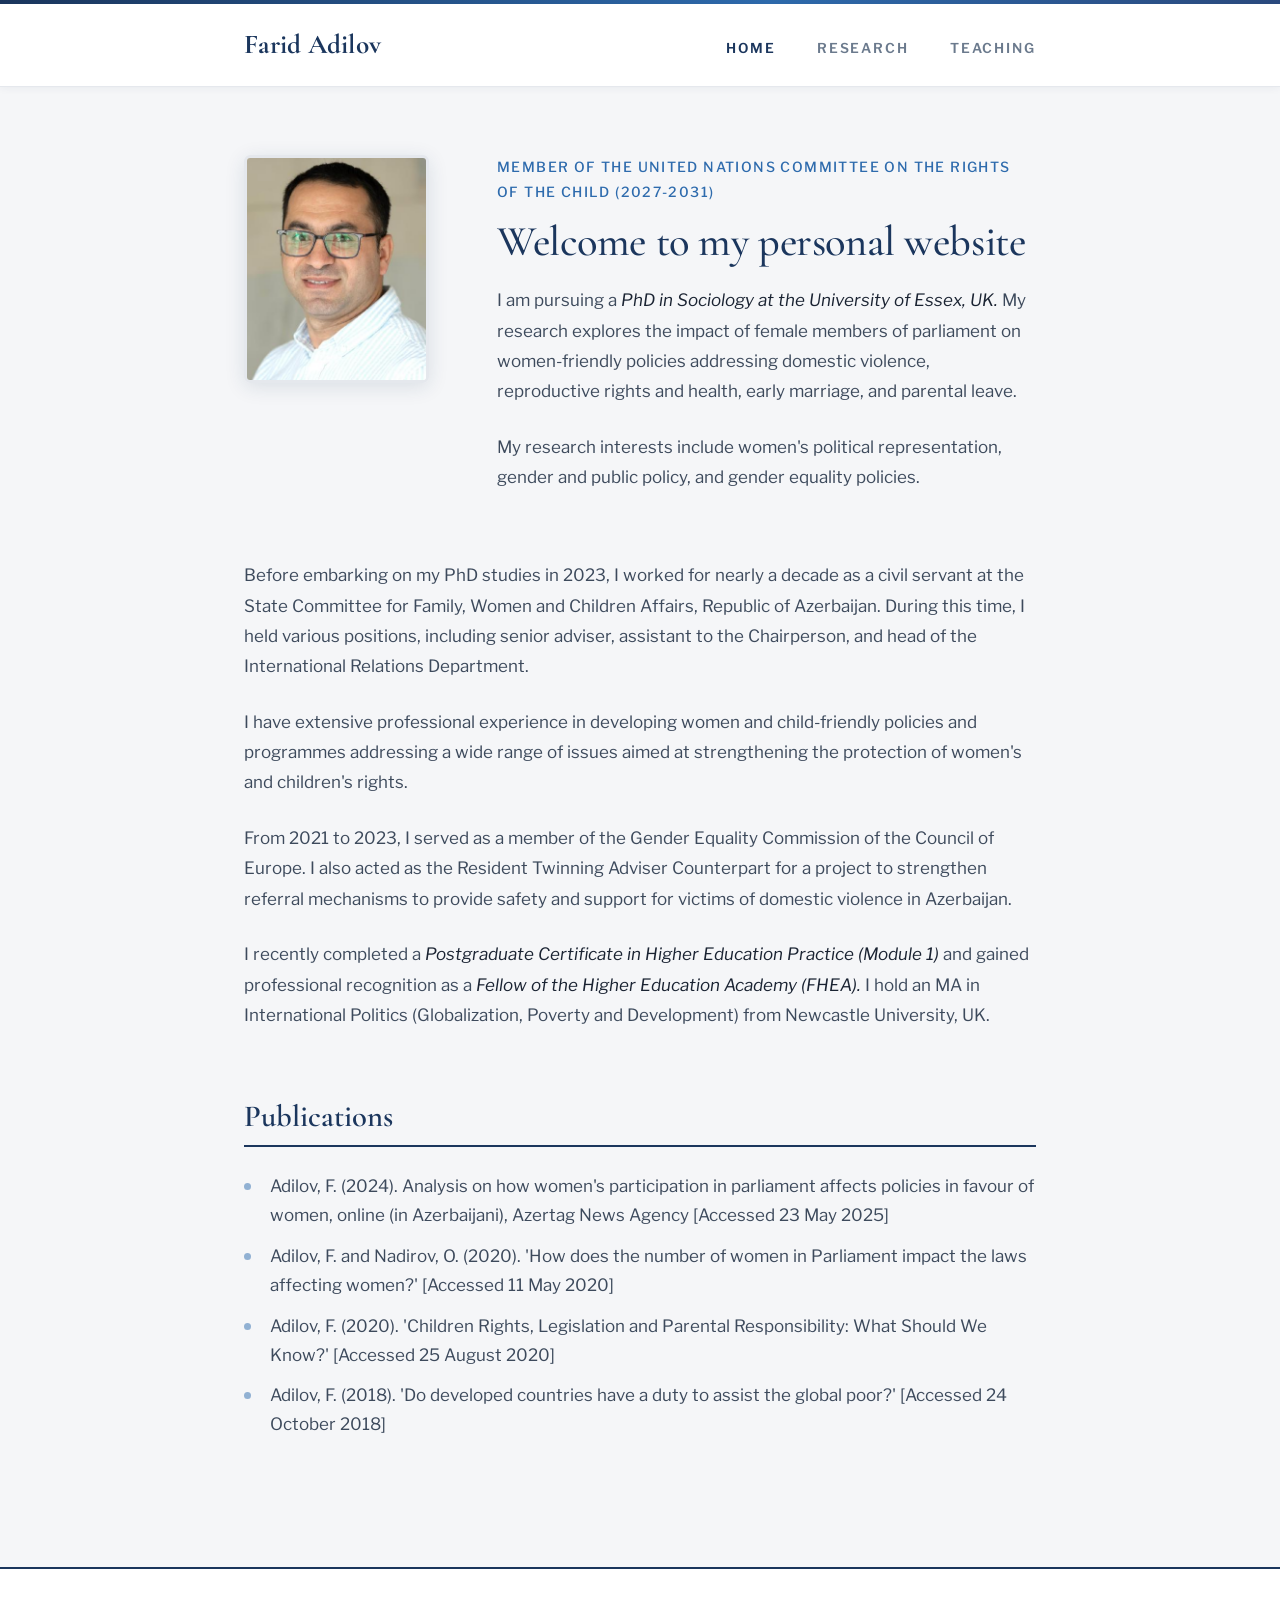
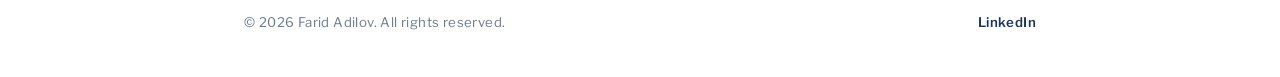
<file: index.html>
<!DOCTYPE html>
<html lang="en">
<head>
  <meta charset="UTF-8">
  <meta name="viewport" content="width=device-width, initial-scale=1.0">
  <title>Farid Adilov</title>
  <meta name="google-site-verification" content="5kMbl7w075hDK1-kVu2cb_CP42JcpNNFY-P4nkt_BXg" />
  <link rel="preconnect" href="https://fonts.googleapis.com">
  <link rel="preconnect" href="https://fonts.gstatic.com" crossorigin>
  <link href="https://fonts.googleapis.com/css2?family=Cormorant+Garamond:ital,wght@0,400;0,500;0,600;0,700;1,400;1,500&family=Libre+Franklin:wght@300;400;500;600&display=swap" rel="stylesheet">
  <link rel="stylesheet" href="style.css">
  <style>
    .intro-section {
      display: flex;
      gap: var(--space-xl);
      align-items: flex-start;
      margin-bottom: var(--space-lg);
    }
    .profile-photo {
      width: 185px;
      min-width: 185px;
      height: 228px;
      object-fit: cover;
      border-radius: 6px;
      box-shadow: 0 4px 20px rgba(27, 54, 93, 0.12);
      border: 3px solid var(--color-border-light);
    }
    .intro-text h1 {
      margin-bottom: var(--space-sm);
    }
    .intro-subtitle {
      font-family: var(--font-body);
      font-size: 0.82rem;
      font-weight: 500;
      text-transform: uppercase;
      letter-spacing: 0.1em;
      color: var(--color-blue);
      margin-bottom: 0.6rem;
    }
    @media (max-width: 768px) {
      .intro-section {
        flex-direction: column;
        align-items: center;
        text-align: center;
        gap: var(--space-md);
      }
      .profile-photo {
        width: 155px;
        min-width: 155px;
        height: 190px;
      }
    }
  </style>
</head>
<body>

<div class="top-rule" aria-hidden="true"></div>

<header class="site-header">
  <div class="header-inner">
    <a class="site-name" href="index.html">Farid Adilov</a>
    <button class="menu-toggle" aria-label="Toggle navigation" onclick="this.classList.toggle('active'); document.querySelector('.site-nav').classList.toggle('open');">
      <span></span><span></span><span></span>
    </button>
    <nav class="site-nav">
      <a href="index.html">Home</a>
      <a href="research.html">Research</a>
      <a href="teaching.html">Teaching</a>
    </nav>
  </div>
</header>

<main class="site-main">

  <div class="intro-section">
    <img class="profile-photo" src="picture_Farid_Adilov.png" alt="Farid Adilov">
    <div class="intro-text">
      <div class="intro-subtitle">Member of the United Nations Committee on the Rights of the Child (2027-2031)</div>
      <h1>Welcome to my personal website</h1>
      <p>I am pursuing a <em>PhD in Sociology at the University of Essex, UK.</em> My research explores the impact of female members of parliament on women-friendly policies addressing domestic violence, reproductive rights and health, early marriage, and parental leave.</p>
      <p>My research interests include women's political representation, gender and public policy, and gender equality policies.</p>
    </div>
  </div>

  <p>Before embarking on my PhD studies in 2023, I worked for nearly a decade as a civil servant at the State Committee for Family, Women and Children Affairs, Republic of Azerbaijan. During this time, I held various positions, including senior adviser, assistant to the Chairperson, and head of the International Relations Department.</p>

  <p>I have extensive professional experience in developing women and child-friendly policies and programmes addressing a wide range of issues aimed at strengthening the protection of women's and children's rights.</p>

  <p>From 2021 to 2023, I served as a member of the Gender Equality Commission of the Council of Europe. I also acted as the Resident Twinning Adviser Counterpart for a project to strengthen referral mechanisms to provide safety and support for victims of domestic violence in Azerbaijan.</p>

  <p>I recently completed a <em>Postgraduate Certificate in Higher Education Practice (Module 1)</em> and gained professional recognition as a <em>Fellow of the Higher Education Academy (FHEA).</em> I hold an MA in International Politics (Globalization, Poverty and Development) from Newcastle University, UK.</p>

  <h2>Publications</h2>

  <ul>
    <li>Adilov, F. (2024). Analysis on how women's participation in parliament affects policies in favour of women, online (in Azerbaijani), Azertag News Agency [Accessed 23 May 2025]</li>
    <li>Adilov, F. and Nadirov, O. (2020). 'How does the number of women in Parliament impact the laws affecting women?' [Accessed 11 May 2020]</li>
    <li>Adilov, F. (2020). 'Children Rights, Legislation and Parental Responsibility: What Should We Know?' [Accessed 25 August 2020]</li>
    <li>Adilov, F. (2018). 'Do developed countries have a duty to assist the global poor?' [Accessed 24 October 2018]</li>
  </ul>

</main>

<footer class="site-footer">
  <div class="footer-inner">
    <span>&copy; <span id="year"></span> Farid Adilov. All rights reserved.</span>
    <div class="footer-links">
      <a href="https://www.linkedin.com/in/faridadilov/" target="_blank" rel="noopener">LinkedIn</a>
    </div>
  </div>
</footer>

<script src="main.js"></script>
</body>
</html>
</file>
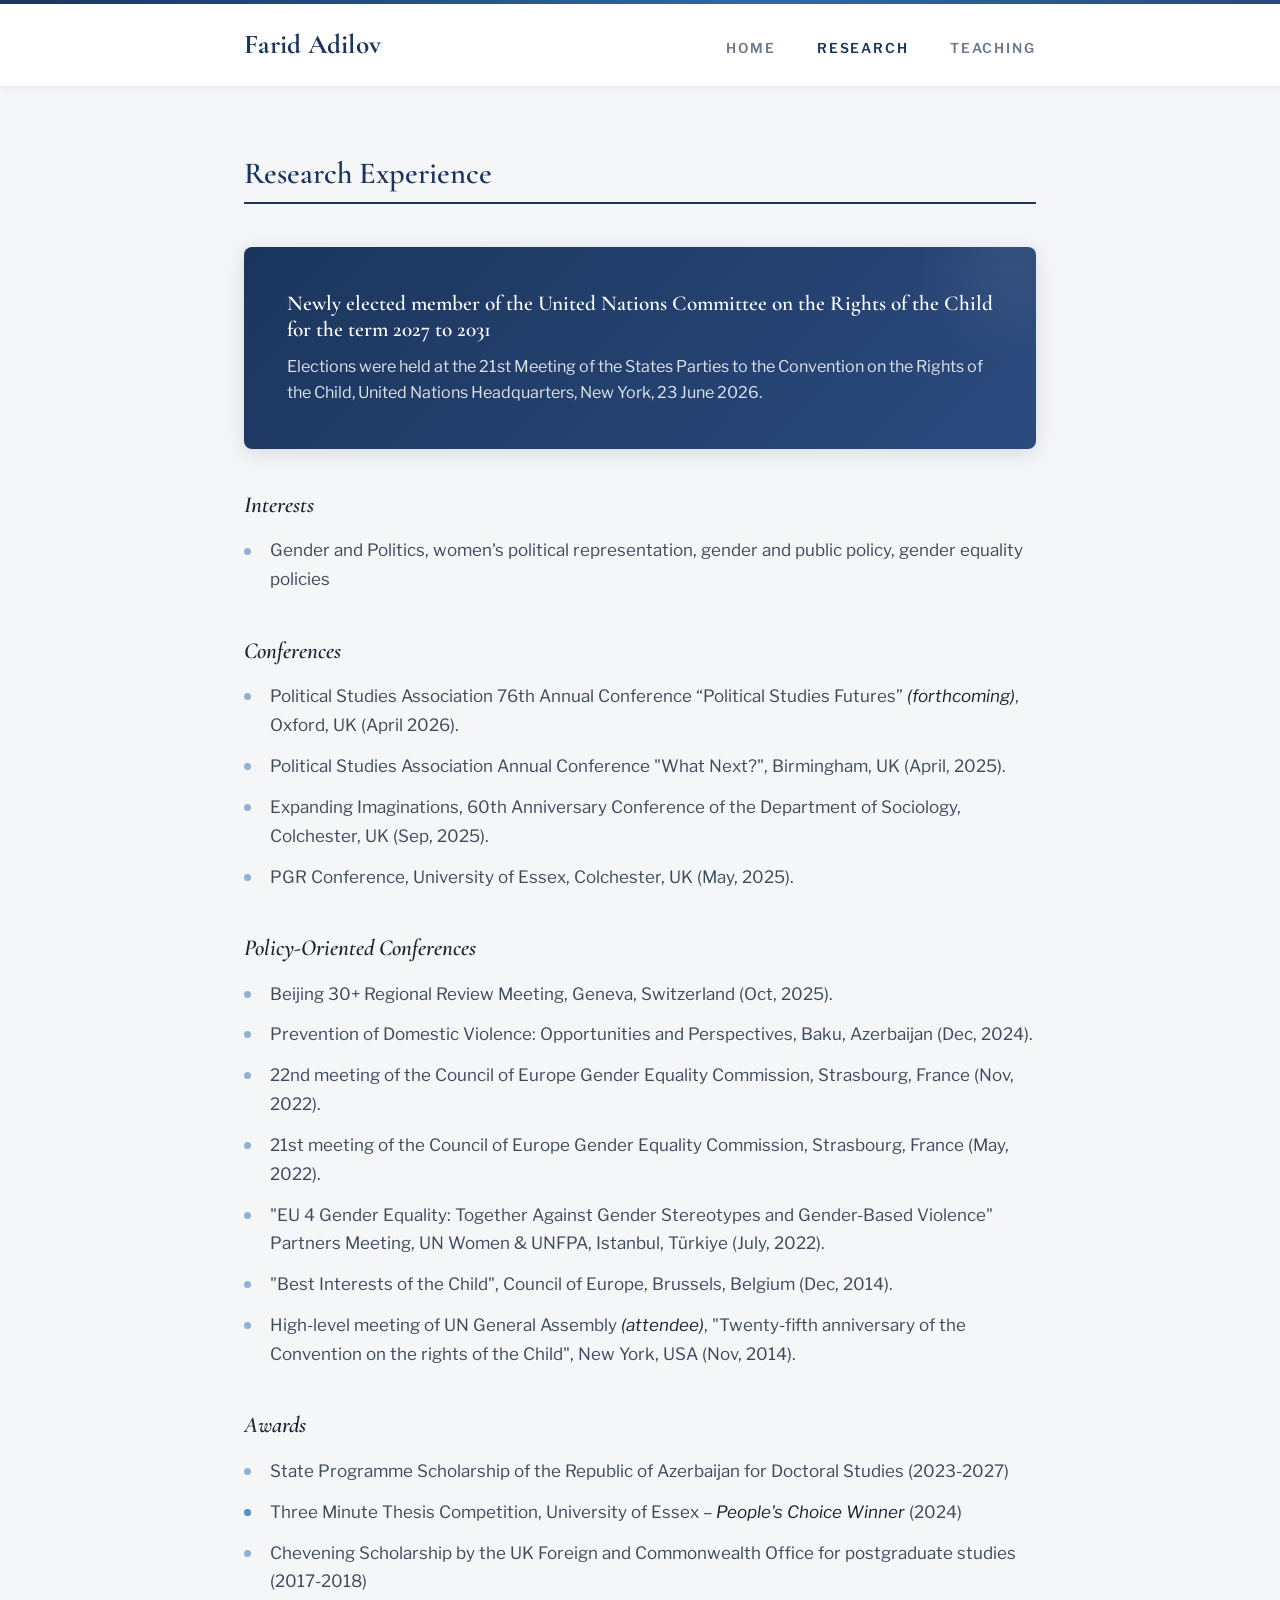
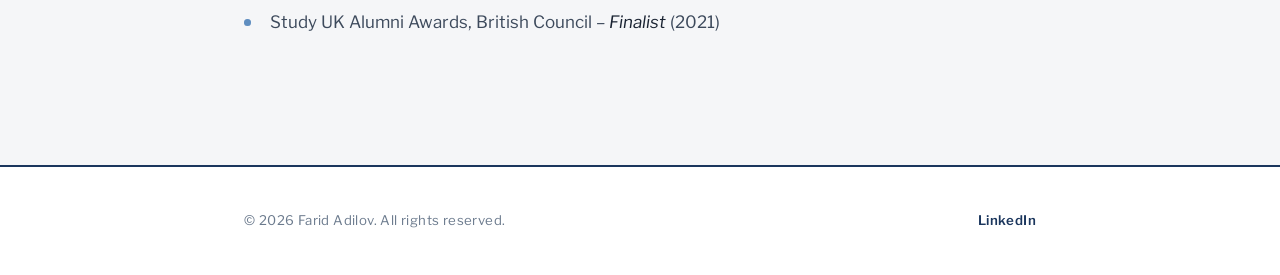
<file: research.html>
<!DOCTYPE html>
<html lang="en">
<head>
  <meta charset="UTF-8">
  <meta name="viewport" content="width=device-width, initial-scale=1.0">
  <title>Research – Farid Adilov</title>
  <meta name="google-site-verification" content="5kMbl7w075hDK1-kVu2cb_CP42JcpNNFY-P4nkt_BXg" />
  <link rel="preconnect" href="https://fonts.googleapis.com">
  <link rel="preconnect" href="https://fonts.gstatic.com" crossorigin>
  <link href="https://fonts.googleapis.com/css2?family=Cormorant+Garamond:ital,wght@0,400;0,500;0,600;0,700;1,400;1,500&family=Libre+Franklin:wght@300;400;500;600&display=swap" rel="stylesheet">
  <link rel="stylesheet" href="style.css">
</head>
<body>

<div class="top-rule" aria-hidden="true"></div>

<header class="site-header">
  <div class="header-inner">
    <a class="site-name" href="index.html">Farid Adilov</a>
    <button class="menu-toggle" aria-label="Toggle navigation" onclick="this.classList.toggle('active'); document.querySelector('.site-nav').classList.toggle('open');">
      <span></span><span></span><span></span>
    </button>
    <nav class="site-nav">
      <a href="index.html">Home</a>
      <a href="research.html">Research</a>
      <a href="teaching.html">Teaching</a>
    </nav>
  </div>
</header>

<main class="site-main">

  <h2>Research Experience</h2>

  <!-- Featured upcoming participation -->
  <div class="highlight-card">
    <h3>Newly elected member of the United Nations Committee on the Rights of the Child for the term 2027 to 2031</h3>
    <p>Elections were held at the 21st Meeting of the States Parties to the Convention on the Rights of the Child, United Nations Headquarters, New York, 23 June 2026.</p>
  </div>

  <h3><em>Interests</em></h3>
  <ul>
    <li>Gender and Politics, women's political representation, gender and public policy, gender equality policies</li>
  </ul>

  <h3><em>Conferences</em></h3>
  <ul>
    <li>Political Studies Association 76th Annual Conference “Political Studies Futures” <em>(forthcoming)</em>, Oxford, UK (April 2026).</li>
    <li>Political Studies Association Annual Conference "What Next?", Birmingham, UK (April, 2025).</li>
    <li>Expanding Imaginations, 60th Anniversary Conference of the Department of Sociology, Colchester, UK (Sep, 2025).</li>
    <li>PGR Conference, University of Essex, Colchester, UK (May, 2025).</li>
  </ul>

  <h3><em>Policy-Oriented Conferences</em></h3>
  <ul>
    <li>Beijing 30+ Regional Review Meeting, Geneva, Switzerland (Oct, 2025).</li>
    <li>Prevention of Domestic Violence: Opportunities and Perspectives, Baku, Azerbaijan (Dec, 2024).</li>
    <li>22nd meeting of the Council of Europe Gender Equality Commission, Strasbourg, France (Nov, 2022).</li>
    <li>21st meeting of the Council of Europe Gender Equality Commission, Strasbourg, France (May, 2022).</li>
    <li>"EU 4 Gender Equality: Together Against Gender Stereotypes and Gender-Based Violence" Partners Meeting, UN Women &amp; UNFPA, Istanbul, Türkiye (July, 2022).</li>
    <li>"Best Interests of the Child", Council of Europe, Brussels, Belgium (Dec, 2014).</li>
    <li>High-level meeting of UN General Assembly <em>(attendee)</em>, "Twenty-fifth anniversary of the Convention on the rights of the Child", New York, USA (Nov, 2014).</li>
  </ul>

  <h3><em>Awards</em></h3>
  <ul>
    <li>State Programme Scholarship of the Republic of Azerbaijan for Doctoral Studies (2023-2027) <li>
    <li>Three Minute Thesis Competition, University of Essex – <em>People's Choice Winner</em> (2024)</li>
    <li>Chevening Scholarship by the UK Foreign and Commonwealth Office for postgraduate studies (2017-2018)<li>
    <li>Study UK Alumni Awards, British Council – <em>Finalist</em> (2021)</li>
  </ul>

</main>

<footer class="site-footer">
  <div class="footer-inner">
    <span>&copy; <span id="year"></span> Farid Adilov. All rights reserved.</span>
    <div class="footer-links">
      <a href="https://www.linkedin.com/in/faridadilov/" target="_blank" rel="noopener">LinkedIn</a>
    </div>
  </div>
</footer>

<script src="main.js"></script>
</body>
</html>
</file>
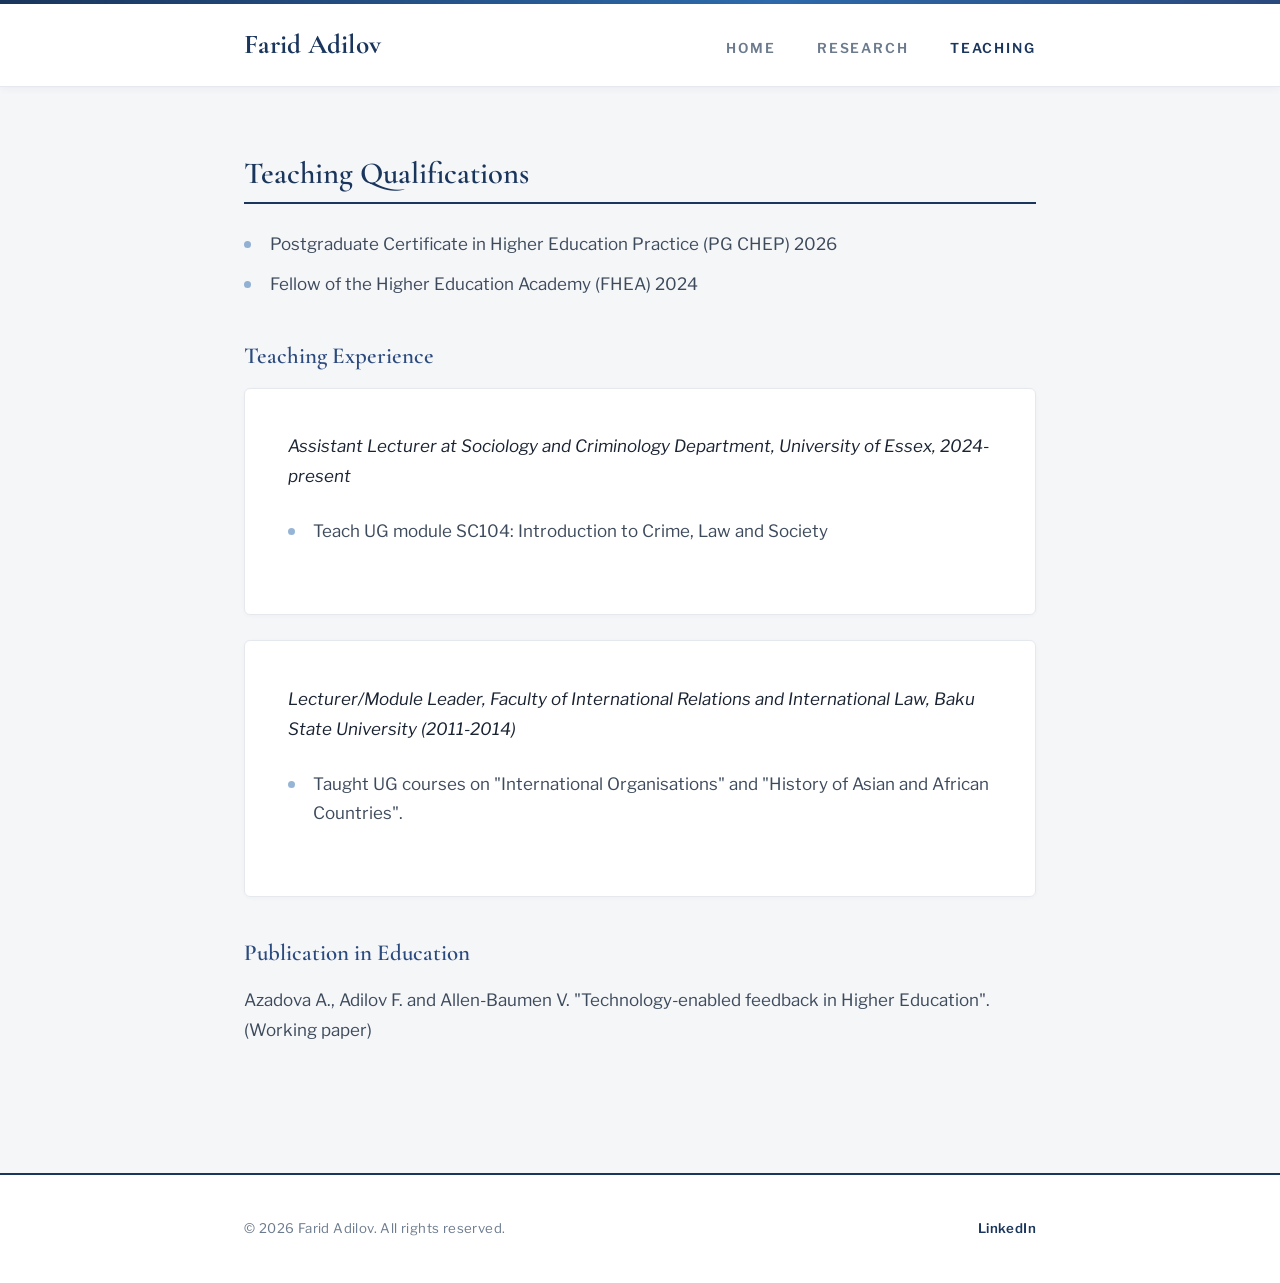
<file: teaching.html>
<!DOCTYPE html>
<html lang="en">
<head>
  <meta charset="UTF-8">
  <meta name="viewport" content="width=device-width, initial-scale=1.0">
  <title>Teaching – Farid Adilov</title>
  <meta name="google-site-verification" content="5kMbl7w075hDK1-kVu2cb_CP42JcpNNFY-P4nkt_BXg" />
  <link rel="preconnect" href="https://fonts.googleapis.com">
  <link rel="preconnect" href="https://fonts.gstatic.com" crossorigin>
  <link href="https://fonts.googleapis.com/css2?family=Cormorant+Garamond:ital,wght@0,400;0,500;0,600;0,700;1,400;1,500&family=Libre+Franklin:wght@300;400;500;600&display=swap" rel="stylesheet">
  <link rel="stylesheet" href="style.css">
</head>
<body>

<div class="top-rule" aria-hidden="true"></div>

<header class="site-header">
  <div class="header-inner">
    <a class="site-name" href="index.html">Farid Adilov</a>
    <button class="menu-toggle" aria-label="Toggle navigation" onclick="this.classList.toggle('active'); document.querySelector('.site-nav').classList.toggle('open');">
      <span></span><span></span><span></span>
    </button>
    <nav class="site-nav">
      <a href="index.html">Home</a>
      <a href="research.html">Research</a>
      <a href="teaching.html">Teaching</a>
    </nav>
  </div>
</header>

<main class="site-main">

  <h2>Teaching Qualifications</h2>

  <ul>
    <li>Postgraduate Certificate in Higher Education Practice (PG CHEP) 2026</li>
    <li>Fellow of the Higher Education Academy (FHEA) 2024</li>
  </ul>

  <h3>Teaching Experience</h3>

  <div class="section-card">
    <p><em>Assistant Lecturer at Sociology and Criminology Department, University of Essex, 2024-present</em></p>
    <ul>
      <li>Teach UG module SC104: Introduction to Crime, Law and Society</li>
    </ul>
  </div>

  <div class="section-card">
    <p><em>Lecturer/Module Leader, Faculty of International Relations and International Law, Baku State University (2011-2014)</em></p>
    <ul>
      <li>Taught UG courses on "International Organisations" and "History of Asian and African Countries".</li>
    </ul>
  </div>

  <h3>Publication in Education</h3>

  <p>Azadova A., Adilov F. and Allen-Baumen V. "Technology-enabled feedback in Higher Education". (Working paper)</p>

</main>

<footer class="site-footer">
  <div class="footer-inner">
    <span>&copy; <span id="year"></span> Farid Adilov. All rights reserved.</span>
    <div class="footer-links">
      <a href="https://www.linkedin.com/in/faridadilov/" target="_blank" rel="noopener">LinkedIn</a>
    </div>
  </div>
</footer>

<script src="main.js"></script>
</body>
</html>
</file>
<file: style.css>
:root {
  --color-bg: #F5F6F8;
  --color-surface: #FFFFFF;
  --color-ink: #1A2332;
  --color-ink-soft: #3D4A5C;
  --color-ink-muted: #6B7A8D;
  --color-navy: #1B365D;
  --color-navy-light: #2B4A7E;
  --color-blue: #2E6BAD;
  --color-blue-pale: #E8EFF7;
  --color-warm: #8C6A3F;
  --color-border: #D4D9E1;
  --color-border-light: #E5E8ED;
  --font-display: 'Cormorant Garamond', Georgia, serif;
  --font-body: 'Libre Franklin', 'Helvetica Neue', sans-serif;
  --max-width: 860px;
  --space-xs: 0.5rem;
  --space-sm: 1rem;
  --space-md: 1.5rem;
  --space-lg: 2.5rem;
  --space-xl: 4rem;
  --space-2xl: 6rem;
}


*, *::before, *::after {
  margin: 0;
  padding: 0;
  box-sizing: border-box;
}

html {
  font-size: 17px;
  scroll-behavior: smooth;
  -webkit-font-smoothing: antialiased;
  -moz-osx-font-smoothing: grayscale;
}

body {
  font-family: var(--font-body);
  font-weight: 400;
  color: var(--color-ink);
  background-color: var(--color-bg);
  line-height: 1.78;
  min-height: 100vh;
  display: flex;
  flex-direction: column;
}


.top-rule {
  width: 100%;
  height: 4px;
  background: linear-gradient(90deg, var(--color-navy) 0%, var(--color-blue) 60%, var(--color-navy-light) 100%);
}


.site-header {
  position: sticky;
  top: 0;
  z-index: 100;
  background: var(--color-surface);
  border-bottom: 1px solid var(--color-border-light);
  box-shadow: 0 1px 8px rgba(27, 54, 93, 0.06);
}

.header-inner {
  max-width: var(--max-width);
  margin: 0 auto;
  padding: 1rem 2rem;
  display: flex;
  align-items: baseline;
  justify-content: space-between;
}

.site-name {
  font-family: var(--font-display);
  font-size: 1.6rem;
  font-weight: 700;
  color: var(--color-navy);
  text-decoration: none;
  letter-spacing: 0.01em;
  transition: color 0.3s ease;
}

.site-name:hover {
  color: var(--color-blue);
}

.site-nav {
  display: flex;
  gap: 2.4rem;
  align-items: baseline;
}

.site-nav a {
  font-family: var(--font-body);
  font-size: 0.8rem;
  font-weight: 600;
  color: var(--color-ink-muted);
  text-decoration: none;
  text-transform: uppercase;
  letter-spacing: 0.14em;
  position: relative;
  padding-bottom: 3px;
  transition: color 0.3s ease;
}

.site-nav a::after {
  content: '';
  position: absolute;
  bottom: -2px;
  left: 0;
  width: 0;
  height: 2px;
  background: var(--color-navy);
  transition: width 0.35s cubic-bezier(0.25, 0.1, 0.25, 1);
}

.site-nav a:hover {
  color: var(--color-navy);
}

.site-nav a:hover::after {
  width: 100%;
}

/* Mobile menu toggle */
.menu-toggle {
  display: none;
  background: none;
  border: none;
  cursor: pointer;
  padding: 0.5rem;
  position: relative;
  width: 28px;
  height: 20px;
}

.menu-toggle span {
  display: block;
  width: 100%;
  height: 2px;
  background: var(--color-navy);
  position: absolute;
  left: 0;
  transition: all 0.3s ease;
}

.menu-toggle span:nth-child(1) { top: 0; }
.menu-toggle span:nth-child(2) { top: 50%; transform: translateY(-50%); }
.menu-toggle span:nth-child(3) { bottom: 0; }

.menu-toggle.active span:nth-child(1) {
  top: 50%;
  transform: translateY(-50%) rotate(45deg);
}
.menu-toggle.active span:nth-child(2) { opacity: 0; }
.menu-toggle.active span:nth-child(3) {
  bottom: 50%;
  transform: translateY(50%) rotate(-45deg);
}


.site-main {
  flex: 1;
  max-width: var(--max-width);
  width: 100%;
  margin: 0 auto;
  padding: var(--space-xl) 2rem var(--space-2xl);
  animation: fadeUp 0.5s ease-out both;
}

@keyframes fadeUp {
  from {
    opacity: 0;
    transform: translateY(14px);
  }
  to {
    opacity: 1;
    transform: translateY(0);
  }
}


h1, h2, h3, h4, h5, h6 {
  font-family: var(--font-display);
  font-weight: 600;
  line-height: 1.25;
  color: var(--color-navy);
}

h1 {
  font-size: 2.5rem;
  font-weight: 500;
  margin-bottom: var(--space-lg);
  letter-spacing: -0.01em;
}

h2 {
  font-size: 1.8rem;
  font-weight: 600;
  margin-top: var(--space-xl);
  margin-bottom: var(--space-md);
  padding-bottom: var(--space-xs);
  border-bottom: 2px solid var(--color-navy);
}

h2:first-child {
  margin-top: 0;
}

h3 {
  font-size: 1.35rem;
  font-weight: 600;
  margin-top: var(--space-lg);
  margin-bottom: var(--space-sm);
  color: var(--color-navy-light);
}

p {
  margin-bottom: var(--space-md);
  color: var(--color-ink-soft);
}

strong {
  font-weight: 600;
  color: var(--color-ink);
}

em {
  font-style: italic;
  color: var(--color-ink);
}


.site-main a {
  color: var(--color-blue);
  text-decoration: none;
  border-bottom: 1px solid transparent;
  transition: border-color 0.3s ease, color 0.3s ease;
}

.site-main a:hover {
  color: var(--color-navy);
  border-bottom-color: var(--color-blue);
}


ul, ol {
  padding-left: 0;
  list-style: none;
  margin-bottom: var(--space-md);
}

.site-main li {
  position: relative;
  padding-left: 1.5rem;
  margin-bottom: 0.7rem;
  color: var(--color-ink-soft);
  line-height: 1.7;
}

.site-main li::before {
  content: '';
  position: absolute;
  left: 0;
  top: 0.65em;
  width: 7px;
  height: 7px;
  border-radius: 50%;
  background: var(--color-blue);
  opacity: 0.5;
}


hr {
  border: none;
  height: 1px;
  background: var(--color-border);
  margin: var(--space-xl) 0;
}


img {
  max-width: 100%;
  height: auto;
  border-radius: 4px;
}


.highlight-card {
  background: linear-gradient(135deg, var(--color-navy) 0%, var(--color-navy-light) 100%);
  color: #FFFFFF;
  border-radius: 8px;
  padding: var(--space-lg) var(--space-lg);
  margin: var(--space-lg) 0;
  position: relative;
  overflow: hidden;
  box-shadow: 0 4px 20px rgba(27, 54, 93, 0.15);
}

.highlight-card::before {
  content: '';
  position: absolute;
  top: 0;
  right: 0;
  width: 200px;
  height: 200px;
  background: radial-gradient(circle, rgba(255,255,255,0.06) 0%, transparent 70%);
  border-radius: 50%;
  transform: translate(40%, -40%);
}

.highlight-card h3 {
  color: #FFFFFF;
  font-size: 1.25rem;
  margin-top: 0;
  margin-bottom: 0.6rem;
  font-weight: 600;
}

.highlight-card p {
  color: rgba(255, 255, 255, 0.85);
  margin-bottom: 0;
  font-size: 0.95rem;
  line-height: 1.65;
}

.highlight-card .card-label {
  display: inline-block;
  font-family: var(--font-body);
  font-size: 0.7rem;
  font-weight: 600;
  text-transform: uppercase;
  letter-spacing: 0.15em;
  color: rgba(255, 255, 255, 0.6);
  margin-bottom: 0.8rem;
  border-bottom: 1px solid rgba(255,255,255,0.2);
  padding-bottom: 0.4rem;
}


.section-card {
  background: var(--color-surface);
  border: 1px solid var(--color-border-light);
  border-radius: 6px;
  padding: var(--space-lg);
  margin-bottom: var(--space-md);
  box-shadow: 0 1px 4px rgba(0,0,0,0.03);
}

.section-card h3 {
  margin-top: 0;
}


.site-footer {
  border-top: 2px solid var(--color-navy);
  background: var(--color-surface);
}

.footer-inner {
  max-width: var(--max-width);
  margin: 0 auto;
  padding: var(--space-lg) 2rem;
  display: flex;
  justify-content: space-between;
  align-items: center;
  font-size: 0.78rem;
  color: var(--color-ink-muted);
  letter-spacing: 0.03em;
}

.footer-inner a {
  color: var(--color-navy);
  text-decoration: none;
  font-weight: 600;
  transition: color 0.3s ease;
}

.footer-inner a:hover {
  color: var(--color-blue);
}

.footer-links {
  display: flex;
  gap: 1.5rem;
}


.site-main li {
  animation: fadeUp 0.5s ease-out both;
}

.site-main li:nth-child(1) { animation-delay: 0.08s; }
.site-main li:nth-child(2) { animation-delay: 0.13s; }
.site-main li:nth-child(3) { animation-delay: 0.18s; }
.site-main li:nth-child(4) { animation-delay: 0.23s; }
.site-main li:nth-child(5) { animation-delay: 0.28s; }
.site-main li:nth-child(6) { animation-delay: 0.33s; }
.site-main li:nth-child(7) { animation-delay: 0.38s; }
.site-main li:nth-child(8) { animation-delay: 0.43s; }


@media (max-width: 768px) {
  html {
    font-size: 16px;
  }

  .header-inner {
    padding: 0.9rem 1.25rem;
  }

  .menu-toggle {
    display: block;
  }

  .site-nav {
    display: none;
    position: absolute;
    top: 100%;
    left: 0;
    right: 0;
    background: var(--color-surface);
    flex-direction: column;
    padding: var(--space-md) 1.25rem var(--space-lg);
    gap: 0;
    border-bottom: 1px solid var(--color-border-light);
    box-shadow: 0 8px 24px rgba(27, 54, 93, 0.1);
  }

  .site-nav.open {
    display: flex;
  }

  .site-nav a {
    font-size: 0.88rem;
    padding: 0.85rem 0;
    border-bottom: 1px solid var(--color-border-light);
  }

  .site-nav a:last-child {
    border-bottom: none;
  }

  .site-nav a::after {
    display: none;
  }

  .site-main {
    padding: var(--space-lg) 1.25rem var(--space-xl);
  }

  h1 {
    font-size: 2rem;
  }

  h2 {
    font-size: 1.5rem;
    margin-top: var(--space-lg);
  }

  h3 {
    font-size: 1.15rem;
  }

  .highlight-card {
    padding: var(--space-md);
  }

  .section-card {
    padding: var(--space-md);
  }

  .footer-inner {
    padding: var(--space-md) 1.25rem;
    flex-direction: column;
    gap: var(--space-sm);
    text-align: center;
  }
}

@media (max-width: 480px) {
  html {
    font-size: 15px;
  }

  .site-name {
    font-size: 1.35rem;
  }

  h1 {
    font-size: 1.75rem;
  }
}


/* ============================================
   ACTIVE NAV STATE
   ============================================ */
.site-nav a.active {
  color: var(--color-navy);
}

.site-nav a.active::after {
  width: 100%;
  background: var(--color-navy);
}


/* ============================================
   HEADER — scrolled compact state
   ============================================ */
.site-header {
  transition: box-shadow 0.3s ease, padding 0.3s ease;
}

.site-header.scrolled {
  box-shadow: 0 2px 16px rgba(27, 54, 93, 0.1);
}

.site-header.scrolled .header-inner {
  padding-top: 0.65rem;
  padding-bottom: 0.65rem;
}

.site-header.scrolled .site-name {
  font-size: 1.4rem;
}

.header-inner,
.site-name {
  transition: all 0.3s ease;
}


/* ============================================
   BACK TO TOP BUTTON
   ============================================ */
.back-to-top {
  position: fixed;
  bottom: 2rem;
  right: 2rem;
  z-index: 200;
  width: 42px;
  height: 42px;
  border-radius: 50%;
  border: 2px solid var(--color-navy);
  background: var(--color-surface);
  color: var(--color-navy);
  cursor: pointer;
  display: flex;
  align-items: center;
  justify-content: center;
  opacity: 0;
  transform: translateY(12px);
  pointer-events: none;
  transition: opacity 0.35s ease, transform 0.35s ease, background 0.25s ease, color 0.25s ease;
  box-shadow: 0 2px 12px rgba(27, 54, 93, 0.12);
}

.back-to-top.visible {
  opacity: 1;
  transform: translateY(0);
  pointer-events: auto;
}

.back-to-top:hover {
  background: var(--color-navy);
  color: #FFFFFF;
}


/* ============================================
   HIGHLIGHT CARD — interactive tilt
   ============================================ */
.highlight-card {
  transition: transform 0.15s ease, box-shadow 0.3s ease;
  will-change: transform;
}

.highlight-card:hover {
  box-shadow: 0 8px 36px rgba(27, 54, 93, 0.25);
}


/* ============================================
   SECTION CARD — interactive
   ============================================ */
.section-card {
  transition: transform 0.3s ease, box-shadow 0.3s ease, border-color 0.3s ease;
  cursor: default;
}


/* ============================================
   NAV RIPPLE
   ============================================ */
.site-nav a {
  overflow: hidden;
}

.nav-ripple {
  position: absolute;
  width: 6px;
  height: 6px;
  border-radius: 50%;
  background: rgba(27, 54, 93, 0.15);
  transform: translate(-50%, -50%) scale(0);
  animation: rippleOut 0.5s ease forwards;
  pointer-events: none;
}

@keyframes rippleOut {
  to {
    transform: translate(-50%, -50%) scale(30);
    opacity: 0;
  }
}
</file>
